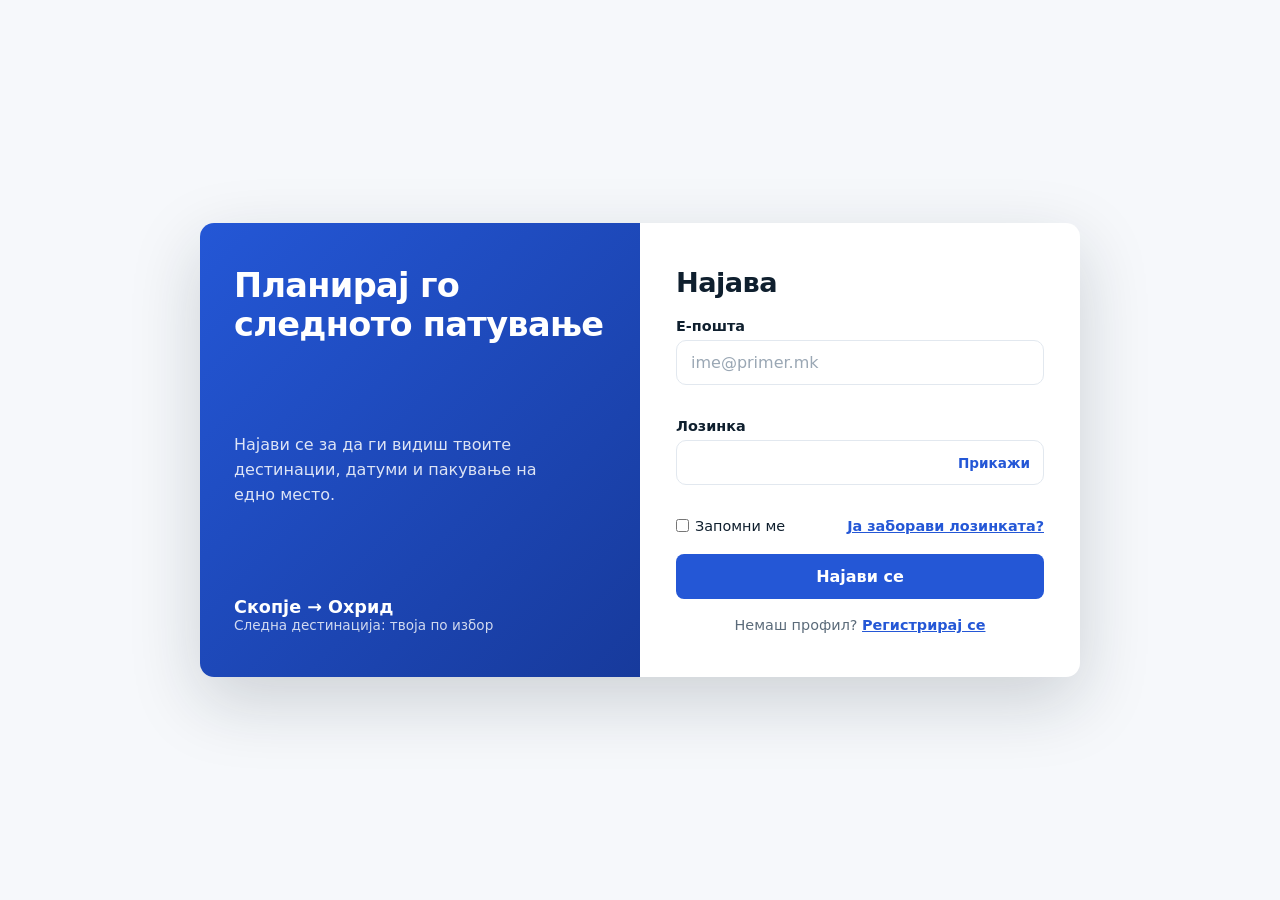
<file: login.html>
<!DOCTYPE html>
<html lang="mk">
<head>
<meta charset="UTF-8">
<meta name="viewport" content="width=device-width, initial-scale=1">
<title>Најава – Патни планови</title>
<link rel="stylesheet" href="style.css">
</head>
<body>
  <main class="card">
    <section class="ticket">
      <h1>Планирај го следното патување</h1>
      <p>Најави се за да ги видиш твоите дестинации, датуми и пакување на едно место.</p>
      <div class="route">Скопје → Охрид<span>Следна дестинација: твоја по избор</span></div>
    </section>

    <form id="loginForm" novalidate>
      <h2>Најава</h2>

      <label for="email">Е-пошта</label>
      <input type="email" id="email" name="email" autocomplete="email" placeholder="ime@primer.mk">
      <div class="error" id="emailErr"></div>

      <label for="password">Лозинка</label>
      <div class="pass-row">
        <input type="password" id="password" name="password" autocomplete="current-password">
        <button type="button" id="toggle">Прикажи</button>
      </div>
      <div class="error" id="passErr"></div>

      <div class="opts">
        <label><input type="checkbox" id="remember"> Запомни ме</label>
        <a href="#">Ја заборави лозинката?</a>
      </div>

      <button type="submit" class="submit">Најави се</button>
      <div class="msg" id="msg" role="status"></div>

      <p class="signup">Немаш профил? <a href="register.html">Регистрирај се</a></p>
    </form>
  </main>

<script src="auth.js"></script>
<script src="script.js"></script>
</body>
</html>
</file>
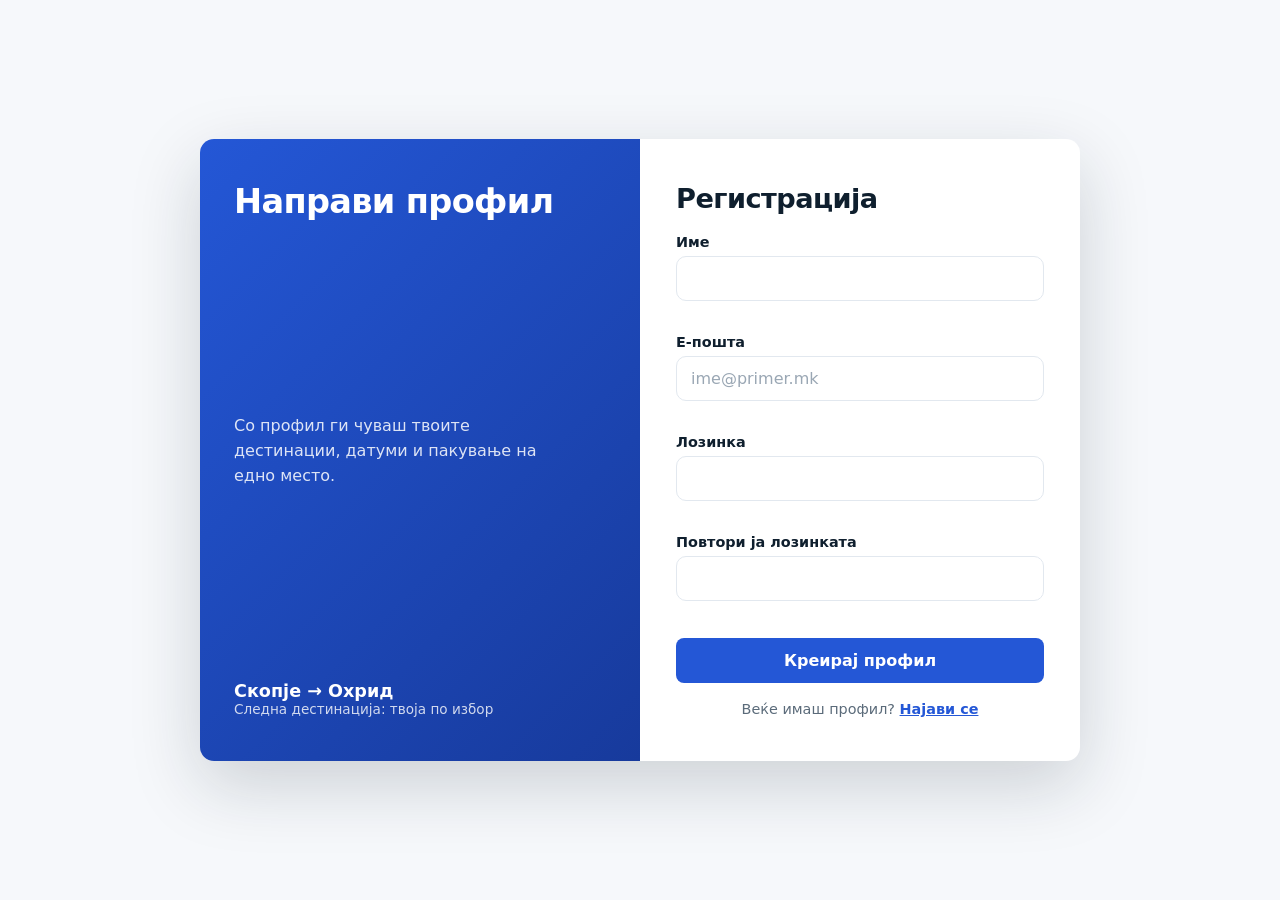
<file: register.html>
<!DOCTYPE html>
<html lang="mk">
<head>
<meta charset="UTF-8">
<meta name="viewport" content="width=device-width, initial-scale=1">
<title>Регистрација – Патни планови</title>
<link rel="stylesheet" href="style.css">
</head>
<body>
  <main class="card">
    <section class="ticket">
      <h1>Направи профил</h1>
      <p>Со профил ги чуваш твоите дестинации, датуми и пакување на едно место.</p>
      <div class="route">Скопје → Охрид<span>Следна дестинација: твоја по избор</span></div>
    </section>

    <form id="registerForm" novalidate>
      <h2>Регистрација</h2>

      <label for="rName">Име</label>
      <input type="text" id="rName" autocomplete="given-name">
      <div class="error" id="rNameErr"></div>

      <label for="rEmail">Е-пошта</label>
      <input type="email" id="rEmail" autocomplete="email" placeholder="ime@primer.mk">
      <div class="error" id="rEmailErr"></div>

      <label for="rPass">Лозинка</label>
      <input type="password" id="rPass" autocomplete="new-password">
      <div class="error" id="rPassErr"></div>

      <label for="rPass2">Повтори ја лозинката</label>
      <input type="password" id="rPass2" autocomplete="new-password">
      <div class="error" id="rPass2Err"></div>

      <button type="submit" class="submit" style="margin-top:18px">Креирај профил</button>
      <div class="msg" id="rMsg" role="status"></div>

      <p class="signup">Веќе имаш профил? <a href="login.html">Најави се</a></p>
    </form>
  </main>

<script src="auth.js"></script>
<script src="register.js"></script>
</body>
</html>
</file>
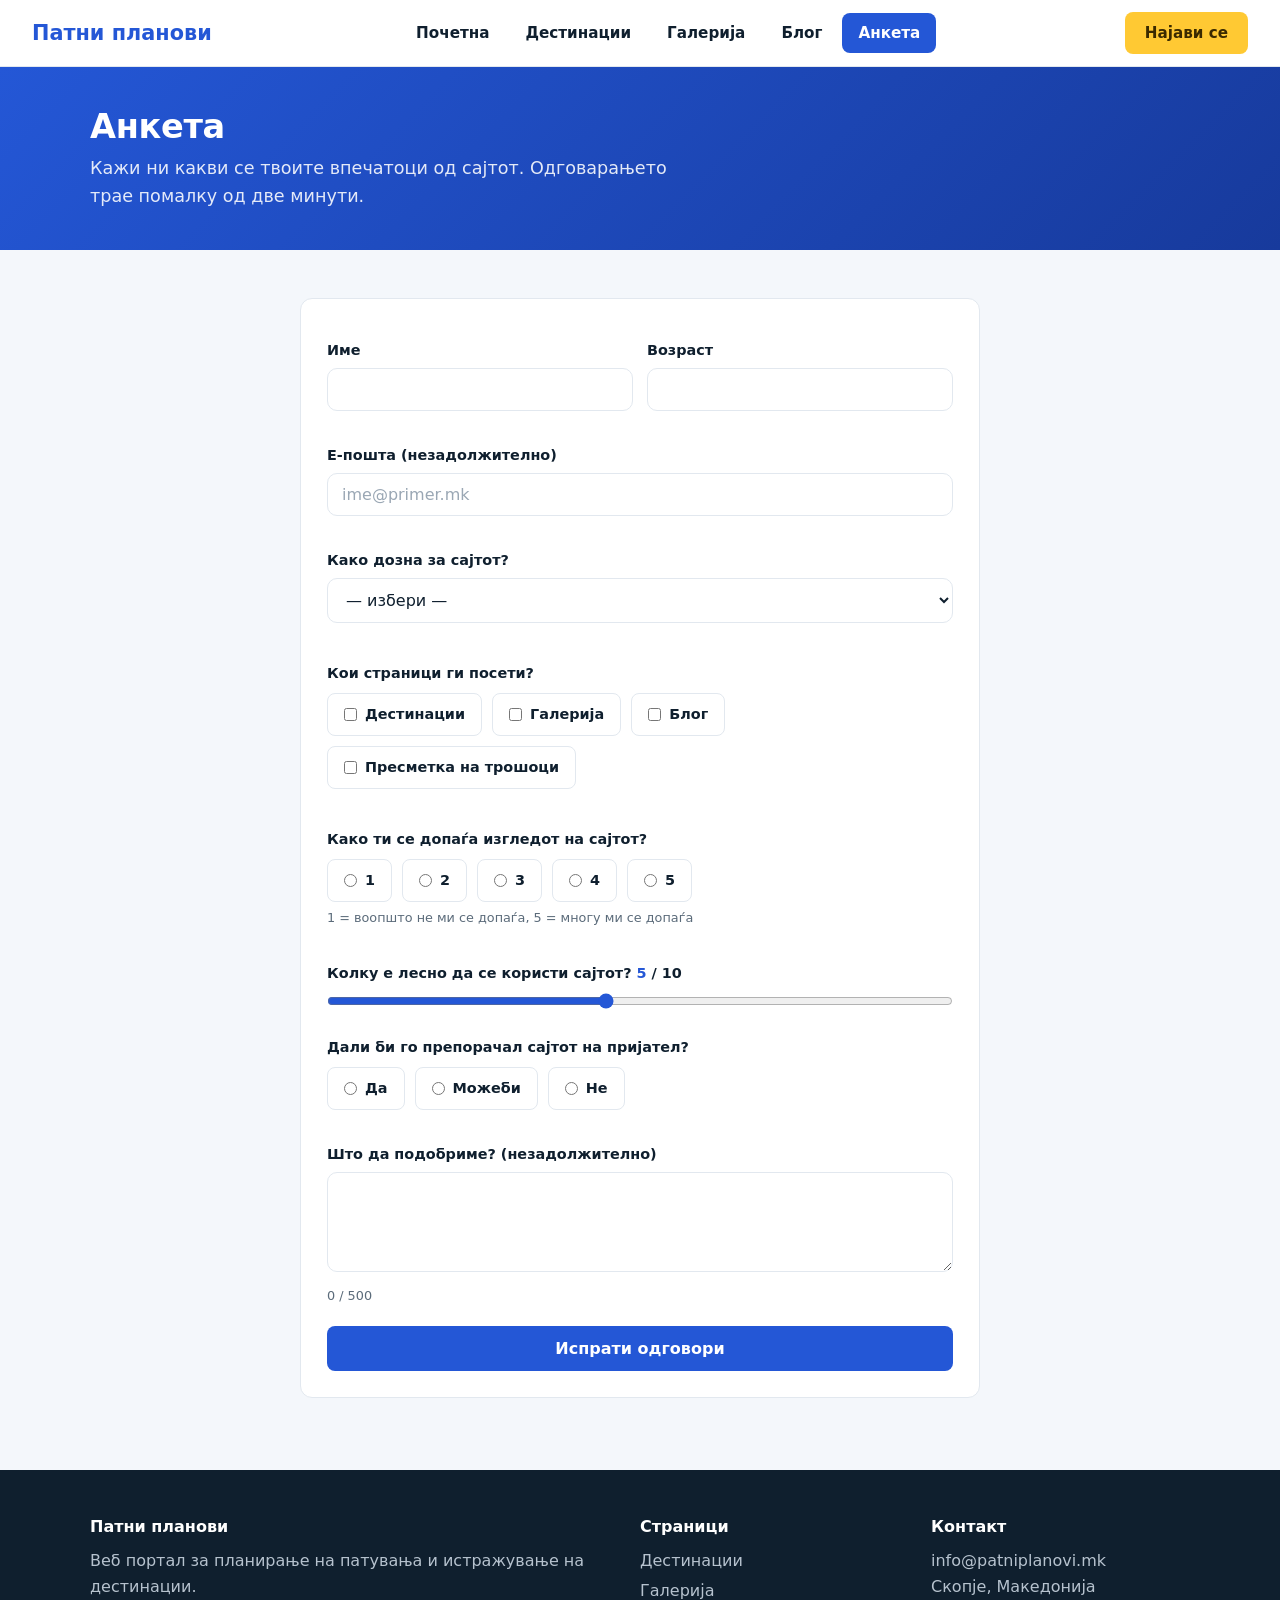
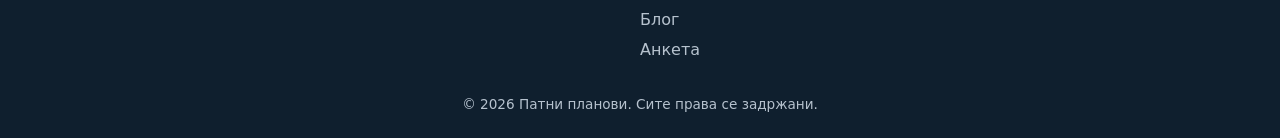
<file: survey.html>
<!DOCTYPE html>
<html lang="mk">
<head>
<meta charset="UTF-8">
<meta name="viewport" content="width=device-width, initial-scale=1">
<title>Патни планови – Анкета</title>
<link rel="stylesheet" href="index.css">
<link rel="stylesheet" href="destinations.css">
<link rel="stylesheet" href="survey.css">
</head>
<body>

<header class="site-header">
  <a href="index.html" class="logo">Патни планови</a>
  <nav>
    <a href="index.html">Почетна</a>
    <a href="destinations.html">Дестинации</a>
    <a href="gallery.html">Галерија</a>
    <a href="blog.html">Блог</a>
    <a href="survey.html" class="active">Анкета</a>
  </nav>
  <a href="login.html" class="btn-login">Најави се</a>
</header>

<section class="hero small">
  <h1>Анкета</h1>
  <p>Кажи ни какви се твоите впечатоци од сајтот. Одговарањето трае помалку од две минути.</p>
</section>

<main class="container narrow">

  <form id="surveyForm" class="panel" novalidate>

    <div class="row">
      <div>
        <label for="sName">Име</label>
        <input type="text" id="sName" maxlength="40" autocomplete="given-name">
        <div class="error" id="sNameErr"></div>
      </div>
      <div>
        <label for="sAge">Возраст</label>
        <input type="number" id="sAge" min="10" max="99">
        <div class="error" id="sAgeErr"></div>
      </div>
    </div>

    <label for="sEmail">Е-пошта (незадолжително)</label>
    <input type="email" id="sEmail" autocomplete="email" placeholder="ime@primer.mk">
    <div class="error" id="sEmailErr"></div>

    <label for="sSource">Како дозна за сајтот?</label>
    <select id="sSource">
      <option value="">— избери —</option>
      <option>Пребарувач (Google)</option>
      <option>Социјални мрежи</option>
      <option>Препорака од пријател</option>
      <option>Од наставник или училиште</option>
      <option>Друго</option>
    </select>
    <div class="error" id="sSourceErr"></div>

    <fieldset>
      <legend>Кои страници ги посети?</legend>
      <div class="opts">
        <label class="opt"><input type="checkbox" name="pages" value="Дестинации"> Дестинации</label>
        <label class="opt"><input type="checkbox" name="pages" value="Галерија"> Галерија</label>
        <label class="opt"><input type="checkbox" name="pages" value="Блог"> Блог</label>
        <label class="opt"><input type="checkbox" name="pages" value="Калкулатор"> Пресметка на трошоци</label>
      </div>
      <div class="error" id="sPagesErr"></div>
    </fieldset>

    <fieldset>
      <legend>Како ти се допаѓа изгледот на сајтот?</legend>
      <div class="opts">
        <label class="opt"><input type="radio" name="design" value="1"> 1</label>
        <label class="opt"><input type="radio" name="design" value="2"> 2</label>
        <label class="opt"><input type="radio" name="design" value="3"> 3</label>
        <label class="opt"><input type="radio" name="design" value="4"> 4</label>
        <label class="opt"><input type="radio" name="design" value="5"> 5</label>
      </div>
      <p class="hint">1 = воопшто не ми се допаѓа, 5 = многу ми се допаѓа</p>
      <div class="error" id="sDesignErr"></div>
    </fieldset>

    <label for="sEase">Колку е лесно да се користи сајтот? <output id="sEaseOut">5</output> / 10</label>
    <input type="range" id="sEase" min="1" max="10" value="5">

    <fieldset>
      <legend>Дали би го препорачал сајтот на пријател?</legend>
      <div class="opts">
        <label class="opt"><input type="radio" name="recommend" value="Да"> Да</label>
        <label class="opt"><input type="radio" name="recommend" value="Можеби"> Можеби</label>
        <label class="opt"><input type="radio" name="recommend" value="Не"> Не</label>
      </div>
      <div class="error" id="sRecommendErr"></div>
    </fieldset>

    <label for="sComment">Што да подобриме? (незадолжително)</label>
    <textarea id="sComment" rows="4" maxlength="500"></textarea>
    <div class="hint"><span id="sCount">0</span> / 500</div>

    <button type="submit" class="btn-primary">Испрати одговори</button>
  </form>

  <section id="thanks" class="panel" hidden>
    <h2>Благодариме, <span id="tName"></span>!</h2>
    <p>Твоите одговори се зачувани:</p>
    <dl class="summary" id="tSummary"></dl>

    <h3>Резултати досега</h3>
    <p id="tStats"></p>

    <button type="button" class="btn-primary" id="again">Пополни повторно</button>
  </section>
</main>

<footer class="site-footer">
  <div class="footer-grid">
    <div>
      <strong>Патни планови</strong>
      <p>Веб портал за планирање на патувања и истражување на дестинации.</p>
    </div>
    <div>
      <strong>Страници</strong>
      <a href="destinations.html">Дестинации</a>
      <a href="gallery.html">Галерија</a>
      <a href="blog.html">Блог</a>
      <a href="survey.html">Анкета</a>
    </div>
    <div>
      <strong>Контакт</strong>
      <p>info@patniplanovi.mk</p>
      <p>Скопје, Македонија</p>
    </div>
  </div>
  <p class="copy">© 2026 Патни планови. Сите права се задржани.</p>
</footer>

<script src="survey.js"></script>
</body>
</html>
</file>
<file: style.css>
/* Страница за најава – светол и модерен дизајн */
:root {
  --bg: #f6f8fb;
  --surface: #ffffff;
  --ink: #0f1f2e;
  --muted: #5b6b7a;
  --line: #e2e8ef;
  --primary: #2457d6;
  --primary-dark: #1b44ac;
  --tint: #e9efff;
  --sun: #ffc933;
  --danger: #d93a2f;
  --ok: #1c8a4c;
  --font: "Segoe UI", system-ui, -apple-system, Roboto, Arial, sans-serif;
}
* { box-sizing: border-box; margin: 0; }
body {
  min-height: 100vh;
  display: grid;
  place-items: center;
  padding: 20px;
  font-family: var(--font);
  color: var(--ink);
  background: var(--bg);
}
.card {
  width: 100%;
  max-width: 880px;
  display: grid;
  grid-template-columns: 1fr 1fr;
  background: var(--surface);
  border-radius: 14px;
  overflow: hidden;
  box-shadow: 0 24px 70px rgba(15, 31, 46, .18);
}
.ticket {
  position: relative; overflow: hidden;
  padding: 44px 34px;
  color: #fff;
  background: linear-gradient(135deg, #2457d6 0%, #173a9c 100%);
  display: flex; flex-direction: column; justify-content: space-between; gap: 24px;
}
.ticket > * { position: relative; z-index: 1; }
.ticket h1 { font-size: 2.1rem; font-weight: 800; letter-spacing: -0.02em; line-height: 1.15; }
.ticket p { line-height: 1.55; max-width: 30ch; color: rgba(255, 255, 255, .85); }
.route { font-size: 1.1rem; font-weight: 800; }
.route span { display: block; font-size: .85rem; font-weight: 400; color: rgba(255, 255, 255, .8); }

form { padding: 44px 36px; }
form h2 { font-size: 1.7rem; font-weight: 800; letter-spacing: -0.02em; margin-bottom: 20px; }
label { display: block; margin: 14px 0 6px; font-size: .9rem; font-weight: 700; }
input[type=email], input[type=password], input[type=text] {
  width: 100%;
  padding: 12px 14px;
  border: 1.5px solid var(--line);
  border-radius: 10px;
  background: #fff; color: var(--ink);
  font-size: 1rem; font-family: var(--font);
}
input::placeholder { color: #9aa7b4; }
input:focus { border-color: var(--primary); }
input:focus-visible, button:focus-visible, a:focus-visible {
  outline: 3px solid rgba(36, 87, 214, .35); outline-offset: 2px;
}
.pass-row { position: relative; }
.pass-row button {
  position: absolute; right: 8px; top: 50%; transform: translateY(-50%);
  border: 0; background: none; cursor: pointer; color: var(--primary);
  font-size: .85rem; font-weight: 700; padding: 6px; font-family: var(--font);
}
.error { color: var(--danger); font-size: .85rem; min-height: 1.1em; margin-top: 4px; }
.opts { display: flex; justify-content: space-between; align-items: center; margin: 14px 0 20px; font-size: .9rem; }
.opts label { margin: 0; font-weight: 500; display: flex; gap: 6px; align-items: center; }
.opts input { accent-color: var(--primary); }
a { color: var(--primary); font-weight: 600; }
.submit {
  width: 100%; padding: 13px; border: 0; border-radius: 8px;
  background: var(--primary); color: #fff;
  font-size: 1rem; font-weight: 700; cursor: pointer; font-family: var(--font);
}
.submit:hover { background: var(--primary-dark); }
.msg { margin-top: 14px; font-size: .95rem; }
.msg.ok { color: var(--ok); }
.msg.err { color: var(--danger); }
.signup { margin-top: 18px; font-size: .9rem; text-align: center; color: var(--muted); }

@media (max-width: 680px) {
  .card { grid-template-columns: 1fr; }
  .ticket { padding: 28px 24px; }
    form { padding: 28px 24px; }
}
</file>
<file: index.css>
/* ===== Патни планови – заеднички стил (светол, сино + жолто) ===== */
:root {
  --bg: #f4f7fb;
  --surface: #ffffff;
  --ink: #0f1f2e;
  --muted: #5b6b7a;
  --line: #e2e8ef;
  --primary: #2457d6;
  --primary-dark: #1b44ac;
  --tint: #e9efff;
  --sun: #ffc933;
  --sun-ink: #3a2a00;
  --danger: #d93a2f;
  --ok: #1c8a4c;
  --font: "Segoe UI", system-ui, -apple-system, Roboto, Arial, sans-serif;
}
* { box-sizing: border-box; margin: 0; }
body { font-family: var(--font); color: var(--ink); background: var(--bg); line-height: 1.6; }
a { color: inherit; text-decoration: none; }
h1, h2, h3 { letter-spacing: -0.01em; line-height: 1.2; }

/* Header */
.site-header {
  position: sticky; top: 0; z-index: 10;
  display: flex; align-items: center; justify-content: space-between;
  gap: 16px; flex-wrap: wrap;
  padding: 12px 32px;
  background: #fff;
  border-bottom: 1px solid var(--line);
}
.logo { font-size: 1.3rem; font-weight: 800; color: var(--primary); }
.site-header nav { display: flex; gap: 4px; }
.site-header nav a {
  padding: 8px 16px; border-radius: 8px;
  color: var(--ink); font-weight: 600; font-size: .95rem;
}
.site-header nav a:hover { background: var(--bg); }
.site-header nav a.active { background: var(--primary); color: #fff; }
.btn-login {
  background: var(--sun); color: var(--sun-ink);
  padding: 9px 20px; border-radius: 8px; font-weight: 700; font-size: .95rem;
}
.btn-login:hover { background: #ffd65c; }

/* Hero (за подстраниците: сина лента) */
.hero {
  padding: 56px max(20px, calc((100% - 1100px) / 2));
  color: #fff;
  background: linear-gradient(135deg, #2457d6 0%, #173a9c 100%);
}
.hero h1 { font-size: 2.6rem; font-weight: 800; margin-bottom: 10px; }
.hero p { max-width: 52ch; font-size: 1.1rem; color: rgba(255, 255, 255, .88); }

/* Hero на почетната: фотографија во рамка.
   Стави фотографија во images/hero.jpg; ако ја нема, се гледа сина боја. */
.hero.home {
  max-width: 1100px; margin: 24px auto 0;
  padding: 64px 48px;
  min-height: 320px;
  border-radius: 12px;
  display: flex; flex-direction: column; justify-content: center; align-items: flex-start;
  background:
    linear-gradient(90deg, rgba(23, 58, 156, .92) 0%, rgba(36, 87, 214, .7) 50%, rgba(36, 87, 214, .1) 100%),
    url("images/hero.jpg") center / cover no-repeat,
    linear-gradient(135deg, #2457d6 0%, #173a9c 100%);
}
.hero.home h1 { font-size: 3rem; max-width: 16ch; }
.hero.home p { margin-bottom: 24px; }
.btn-hero {
  background: var(--sun); color: var(--sun-ink);
  padding: 12px 22px; border-radius: 8px; font-weight: 700;
}
.btn-hero:hover { background: #ffd65c; }

/* Секции */
.container { max-width: 1100px; margin: 0 auto; padding: 48px 20px; }
.section-title {
  display: flex; align-items: center; gap: 16px;
  font-size: 1.5rem; font-weight: 800; margin-bottom: 24px;
}
.section-title::after { content: ""; flex: 1; height: 1px; background: var(--line); }

/* Почетна: фото-плочки */
.tiles { display: grid; grid-template-columns: repeat(3, 1fr); gap: 20px; }
.tile {
  position: relative; isolation: isolate;
  display: flex; align-items: flex-end; justify-content: space-between; gap: 12px;
  height: 176px; padding: 16px;
  border-radius: 12px; overflow: hidden;
  color: #fff; background-size: cover; background-position: center;
  transition: transform .15s;
}
.tile::before {
  content: ""; position: absolute; inset: 0; z-index: -1;
  background: linear-gradient(to top, rgba(8, 16, 30, .72), rgba(8, 16, 30, 0) 65%);
}
.tile:hover { transform: translateY(-3px); }
.tile .name { display: block; font-size: 1.3rem; font-weight: 700; line-height: 1.2; }
.tile .sub { display: block; font-size: .8rem; opacity: .85; }
.tile .go {
  flex: none; width: 34px; height: 34px; border-radius: 50%;
  display: grid; place-items: center;
  background: #fff; color: var(--ink); font-size: 1.1rem;
}
.tile:hover .go { background: var(--sun); }

/* Картички (дестинации, галерија, блог) */
.cities { display: grid; grid-template-columns: repeat(auto-fill, minmax(260px, 1fr)); gap: 24px; }
.city-card {
  background: var(--surface);
  border: 1px solid var(--line);
  border-radius: 12px;
  overflow: hidden;
  display: flex; flex-direction: column;
  transition: transform .15s, box-shadow .15s;
}
.city-card:hover { transform: translateY(-4px); box-shadow: 0 10px 24px rgba(15, 31, 46, .1); }
.city-banner {
  position: relative; isolation: isolate;
  height: 130px;
  display: flex; align-items: flex-end;
  padding: 14px 16px;
  color: #fff; font-size: 1.5rem; font-weight: 800;
}
.city-banner::before {
  content: ""; position: absolute; inset: 0; z-index: -1;
  background: linear-gradient(to top, rgba(10, 20, 35, .55), rgba(10, 20, 35, 0) 70%);
}
.city-body { padding: 16px; display: flex; flex-direction: column; gap: 10px; flex: 1; }
.city-meta { display: flex; justify-content: space-between; align-items: center; font-size: .85rem; }
.badge { background: var(--tint); color: var(--primary); padding: 3px 10px; border-radius: 6px; font-weight: 600; }
.price { font-weight: 700; }
.city-card p { font-size: .95rem; flex: 1; color: var(--muted); }
.btn-more {
  align-self: flex-start;
  padding: 9px 18px; border-radius: 8px;
  background: var(--primary); color: #fff;
  font-size: .9rem; font-weight: 700;
}
.btn-more:hover { background: var(--primary-dark); }

/* Footer */
.site-footer { background: var(--ink); color: #b6c2ce; padding: 44px 32px 22px; margin-top: 24px; }
.footer-grid {
  max-width: 1100px; margin: 0 auto;
  display: grid; grid-template-columns: 2fr 1fr 1fr; gap: 32px;
}
.footer-grid strong { display: block; color: #fff; margin-bottom: 8px; }
.footer-grid a { display: block; margin-bottom: 4px; }
.footer-grid a:hover { color: var(--sun); }
.copy { text-align: center; margin-top: 28px; font-size: .85rem; }

a:focus-visible { outline: 3px solid var(--sun); outline-offset: 2px; }

@media (max-width: 900px) {
  .tiles { grid-template-columns: repeat(2, 1fr); }
}
@media (max-width: 680px) {
  .site-header { padding: 10px 16px; justify-content: center; }
  .hero { padding: 40px 20px; }
  .hero h1 { font-size: 2rem; }
  .hero.home { margin: 12px 12px 0; padding: 36px 24px; }
  .hero.home h1 { font-size: 2.1rem; }
  .footer-grid { grid-template-columns: 1fr; }
}
@media (max-width: 520px) {
  .tiles { grid-template-columns: 1fr; }
}
</file>
<file: destinations.css>
.hero.small { padding: 40px max(20px, calc((100% - 1100px) / 2)); }
.hero.small h1 { font-size: 2.1rem; margin-bottom: 6px; }

/* Филтри */
.filters {
  display: flex; flex-wrap: wrap; gap: 24px; align-items: flex-end;
  padding: 18px 22px; margin-bottom: 28px;
  background: var(--surface); border: 1px solid var(--line); border-radius: 12px;
}
.filters > div { min-width: 200px; }
.filters .count { margin-left: auto; min-width: 0; font-size: .9rem; color: var(--muted); }
.filters input[type=range] { width: 100%; accent-color: var(--primary); }
.filters output { color: var(--primary); font-weight: 700; }

/* Полиња */
label { display: block; margin: 14px 0 6px; font-size: .9rem; font-weight: 700; color: var(--ink); }
.filters label { margin-top: 0; }
input[type=text], input[type=number], input[type=email], select {
  width: 100%; padding: 11px 14px;
  border: 1.5px solid var(--line); border-radius: 10px;
  background: #fff; color: var(--ink);
  font-size: 1rem; font-family: var(--font);
}
input::placeholder { color: #9aa7b4; }
input:focus, select:focus { border-color: var(--primary); }
input:focus-visible, select:focus-visible, button:focus-visible {
  outline: 3px solid rgba(36, 87, 214, .35); outline-offset: 2px;
}

/* Картички – копчиња */
.card-actions { display: flex; gap: 8px; flex-wrap: wrap; }
.btn-more, .btn-delete { border: 0; cursor: pointer; font-family: var(--font); }
.btn-delete {
  padding: 9px 18px; border-radius: 8px;
  background: transparent; color: var(--danger); border: 1.5px solid var(--danger);
  font-size: .9rem; font-weight: 700;
}
.btn-delete:hover { background: var(--danger); color: #fff; }
.empty { text-align: center; padding: 30px; color: var(--muted); }

/* Панели */
.panels { display: grid; grid-template-columns: 1fr 1fr; gap: 24px; margin-top: 56px; }
.panel {
  background: var(--surface); border: 1px solid var(--line); border-radius: 12px; padding: 26px;
}
.panel h2 { font-size: 1.35rem; margin-bottom: 4px; }
.row { display: grid; grid-template-columns: 1fr 1fr; gap: 14px; }
.btn-primary {
  margin-top: 20px; width: 100%; padding: 13px; border: 0; border-radius: 8px;
  background: var(--primary); color: #fff;
  font-size: 1rem; font-weight: 700; cursor: pointer; font-family: var(--font);
}
.btn-primary:hover { background: var(--primary-dark); }
.result { margin-top: 14px; font-size: .95rem; line-height: 1.7; }
.result.ok { color: var(--ok); }
.result.err { color: var(--danger); }
.result .total {
  display: inline-block; margin-top: 4px; padding: 4px 14px; border-radius: 8px;
  background: var(--sun); color: var(--sun-ink); font-size: 1.15rem; font-weight: 800;
}

@media (max-width: 780px) {
  .panels { grid-template-columns: 1fr; }
  .filters .count { margin-left: 0; }
}
</file>
<file: survey.css>
.container.narrow { max-width: 720px; }

fieldset { border: 0; padding: 0; margin: 20px 0 0; min-width: 0; }
legend { padding: 0; margin-bottom: 8px; font-size: .9rem; font-weight: 700; }

.opts { display: flex; flex-wrap: wrap; gap: 10px; }
.opt {
  display: flex; align-items: center; gap: 8px;
  margin: 0; padding: 9px 16px;
  border: 1.5px solid var(--line); border-radius: 8px; background: #fff;
  font-weight: 600; cursor: pointer;
}
.opt:hover { border-color: var(--muted); }
.opt:has(input:checked) { border-color: var(--primary); background: var(--tint); color: var(--primary); }
.opt input { accent-color: var(--primary); }

textarea {
  width: 100%; padding: 11px 14px; resize: vertical;
  border: 1.5px solid var(--line); border-radius: 10px;
  background: #fff; color: var(--ink);
  font-size: 1rem; font-family: var(--font);
}
textarea:focus { border-color: var(--primary); }
textarea:focus-visible { outline: 3px solid rgba(36, 87, 214, .35); outline-offset: 2px; }
input[type=range] { width: 100%; accent-color: var(--primary); }
#sEaseOut { color: var(--primary); font-weight: 800; }

.hint { margin-top: 6px; font-size: .8rem; color: var(--muted); }
.error { min-height: 1.1em; margin-top: 4px; font-size: .85rem; color: var(--danger); }
.has-error { border-color: var(--danger) !important; }

/* Благодарница */
#thanks h2 { font-size: 1.7rem; font-weight: 800; margin-bottom: 8px; }
#thanks h3 { font-size: 1.1rem; margin: 24px 0 6px; color: var(--primary); }
.summary { display: grid; grid-template-columns: max-content 1fr; gap: 8px 18px; margin: 16px 0; font-size: .95rem; }
.summary dt { font-weight: 700; color: var(--muted); }
.summary dd { margin: 0; overflow-wrap: anywhere; }
#tStats { line-height: 1.8; }

@media (max-width: 520px) {
  .summary { grid-template-columns: 1fr; }
  .summary dd { margin-bottom: 6px; }
}
</file>
